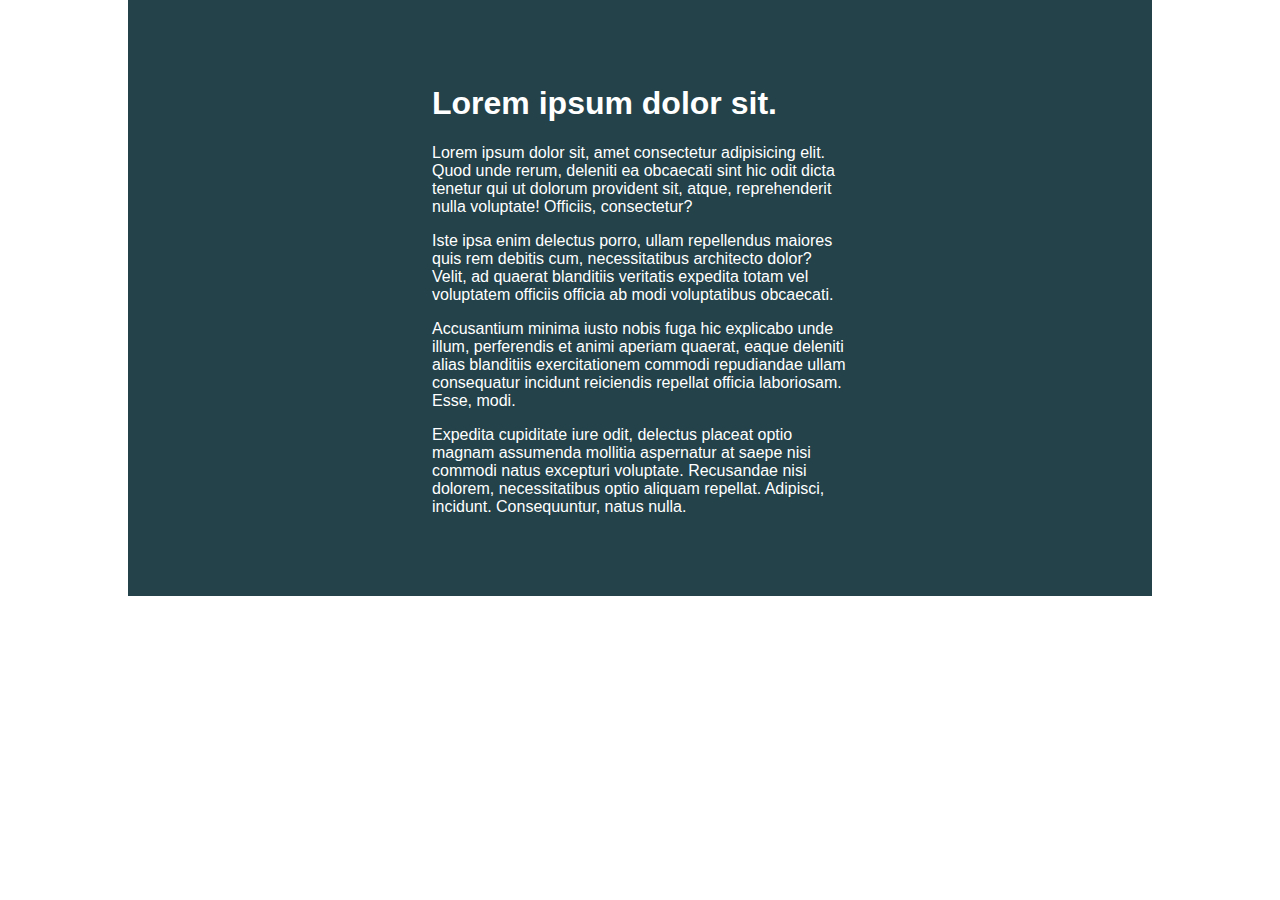
<file: Challenge#1/index.html>
<!DOCTYPE html>
<html lang="en">

<head>
    <meta charset="UTF-8">
    <meta name="viewport" content="width=device-width, initial-scale=1.0">
    <title>Day 01</title>

    <link rel="stylesheet" href="./styles/style.css">
</head>

<body>
    <div class="container">
        <div class="intro-content">
            <h1>Lorem ipsum dolor sit.</h1>
            <p>Lorem ipsum dolor sit, amet consectetur adipisicing elit. Quod unde rerum, deleniti ea obcaecati sint hic
                odit dicta tenetur qui ut dolorum provident sit, atque, reprehenderit nulla voluptate! Officiis,
                consectetur?</p>
            <p>Iste ipsa enim delectus porro, ullam repellendus maiores quis rem debitis cum, necessitatibus architecto
                dolor? Velit, ad quaerat blanditiis veritatis expedita totam vel voluptatem officiis officia ab modi
                voluptatibus obcaecati.</p>
            <p>Accusantium minima iusto nobis fuga hic explicabo unde illum, perferendis et animi aperiam quaerat, eaque
                deleniti alias blanditiis exercitationem commodi repudiandae ullam consequatur incidunt reiciendis
                repellat officia laboriosam. Esse, modi.</p>
            <p>Expedita cupiditate iure odit, delectus placeat optio magnam assumenda mollitia aspernatur at saepe nisi
                commodi natus excepturi voluptate. Recusandae nisi dolorem, necessitatibus optio aliquam repellat.
                Adipisci, incidunt. Consequuntur, natus nulla.</p>
        </div>
    </div>
</body>

</html>
</file>
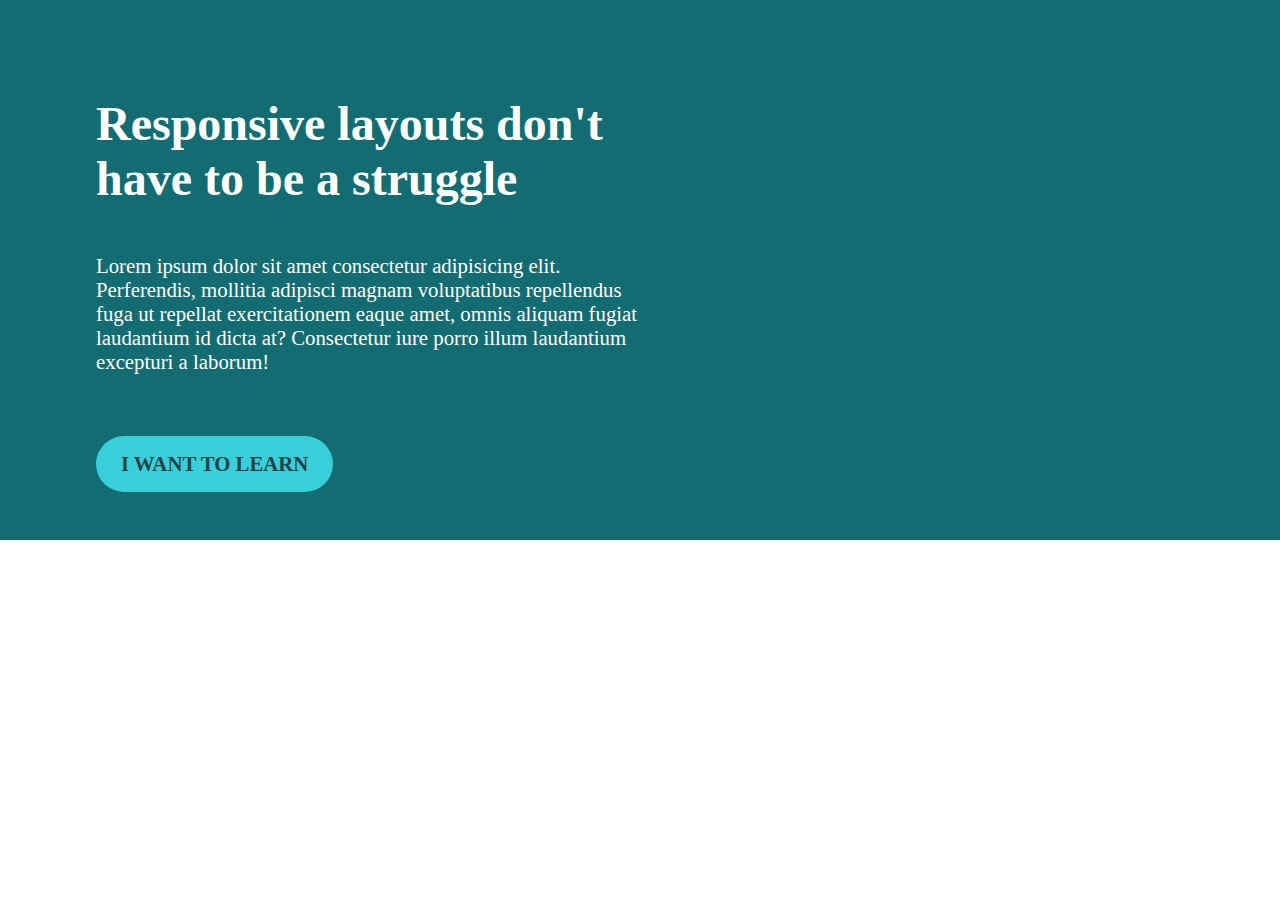
<file: Challenge#3/index.html>
<!DOCTYPE html>
<html lang="en">
<head>
    <meta charset="UTF-8">
    <meta http-equiv="X-UA-Compatible" content="IE=edge">
    <meta name="viewport" content="width=device-width, initial-scale=1.0">
    <link rel="stylesheet" href="./style/style.css">
    <title>Challenge#3</title>
</head>
<body>
    <div class="container">
        <div class="title">
            <h1>Responsive layouts don't have to be a struggle</h1>
        </div>
        <div class="description">
            <p>Lorem ipsum dolor sit amet consectetur adipisicing elit. Perferendis, mollitia adipisci magnam voluptatibus repellendus fuga ut repellat exercitationem eaque amet, omnis aliquam fugiat laudantium id dicta at? Consectetur iure porro illum laudantium excepturi a laborum!</p>
        </div>
        <div class="btn">I WANT TO LEARN</div>
    </div>


</body>
</html>
</file>
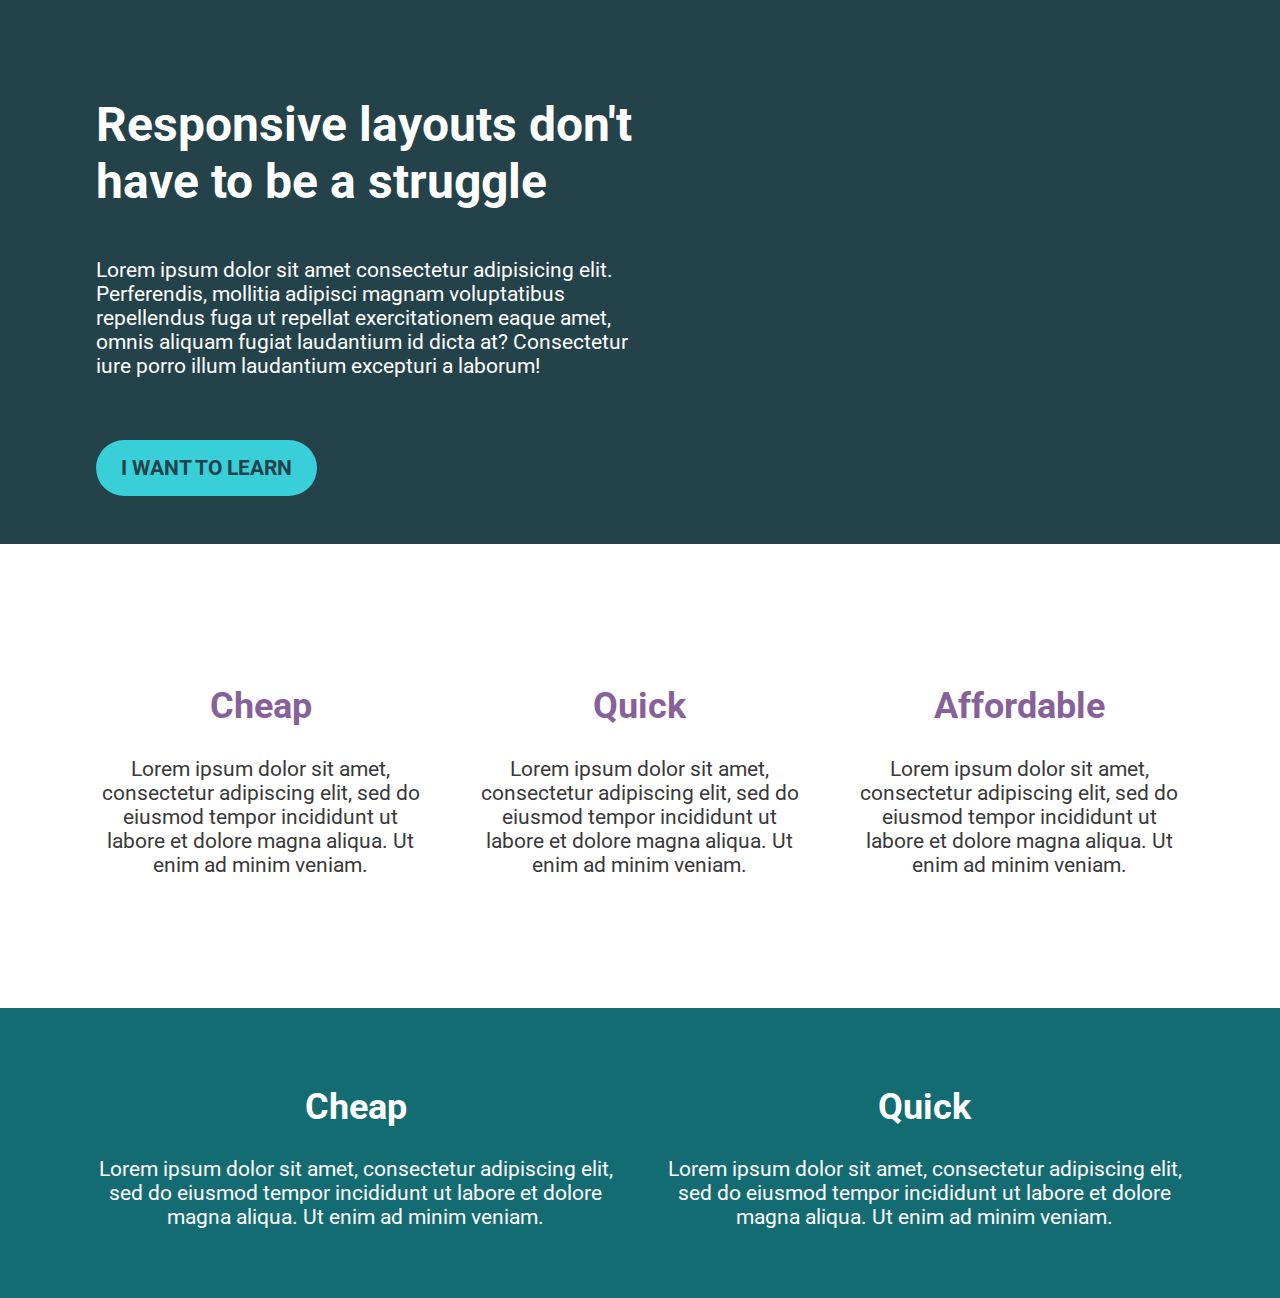
<file: Challenge#4/index.html>
<!DOCTYPE html>
<html lang="en">

<head>
    <meta charset="UTF-8">
    <meta http-equiv="X-UA-Compatible" content="IE=edge">
    <meta name="viewport" content="width=device-width, initial-scale=1.0">
    <link rel="stylesheet" href="./style/style.css">
    <link rel="preconnect" href="https://fonts.googleapis.com">
    <link rel="preconnect" href="https://fonts.gstatic.com" crossorigin>
    <link href="https://fonts.googleapis.com/css2?family=Roboto:wght@400;900&display=swap" rel="stylesheet">
    <title>Challenge#4</title>
</head>

<body>
  
    <div class="container">
        <div class="title">
            <h1>Responsive layouts don't have to be a struggle</h1>
        </div>
        <div class="description">
            <p>Lorem ipsum dolor sit amet consectetur adipisicing elit. Perferendis, mollitia adipisci magnam
                voluptatibus repellendus fuga ut repellat exercitationem eaque amet, omnis aliquam fugiat laudantium id
                dicta at? Consectetur iure porro illum laudantium excepturi a laborum!</p>
        </div>
        <div class="btn">I WANT TO LEARN</div>
    </div>
    
    <div class="row row-one">
        <div class="col">
            <h2>Cheap</h2>
            <p>Lorem ipsum dolor sit amet, consectetur adipiscing elit, sed do eiusmod tempor incididunt ut labore et dolore
                magna aliqua. Ut enim ad minim veniam.</p>
        </div>
        <div class="col">
            <h2>Quick</h2>
            <p>Lorem ipsum dolor sit amet, consectetur adipiscing elit, sed do eiusmod tempor incididunt ut labore et dolore
                magna aliqua. Ut enim ad minim veniam.</p>
        </div>
        <div class="col">
            <h2>Affordable</h2>
            <p>Lorem ipsum dolor sit amet, consectetur adipiscing elit, sed do eiusmod tempor incididunt ut labore et dolore
                magna aliqua. Ut enim ad minim veniam.</p>
        </div>
    </div>
    <div class="row row-two">
        <div class="col">
            <h2>Cheap</h2>
            <p>Lorem ipsum dolor sit amet, consectetur adipiscing elit, sed do eiusmod tempor incididunt ut labore et dolore
                magna aliqua. Ut enim ad minim veniam.</p>
        </div>
        <div class="col">
            <h2>Quick</h2>
            <p>Lorem ipsum dolor sit amet, consectetur adipiscing elit, sed do eiusmod tempor incididunt ut labore et dolore
                magna aliqua. Ut enim ad minim veniam.</p>
        </div>
    </div>
   


</body>

</html>
</file>
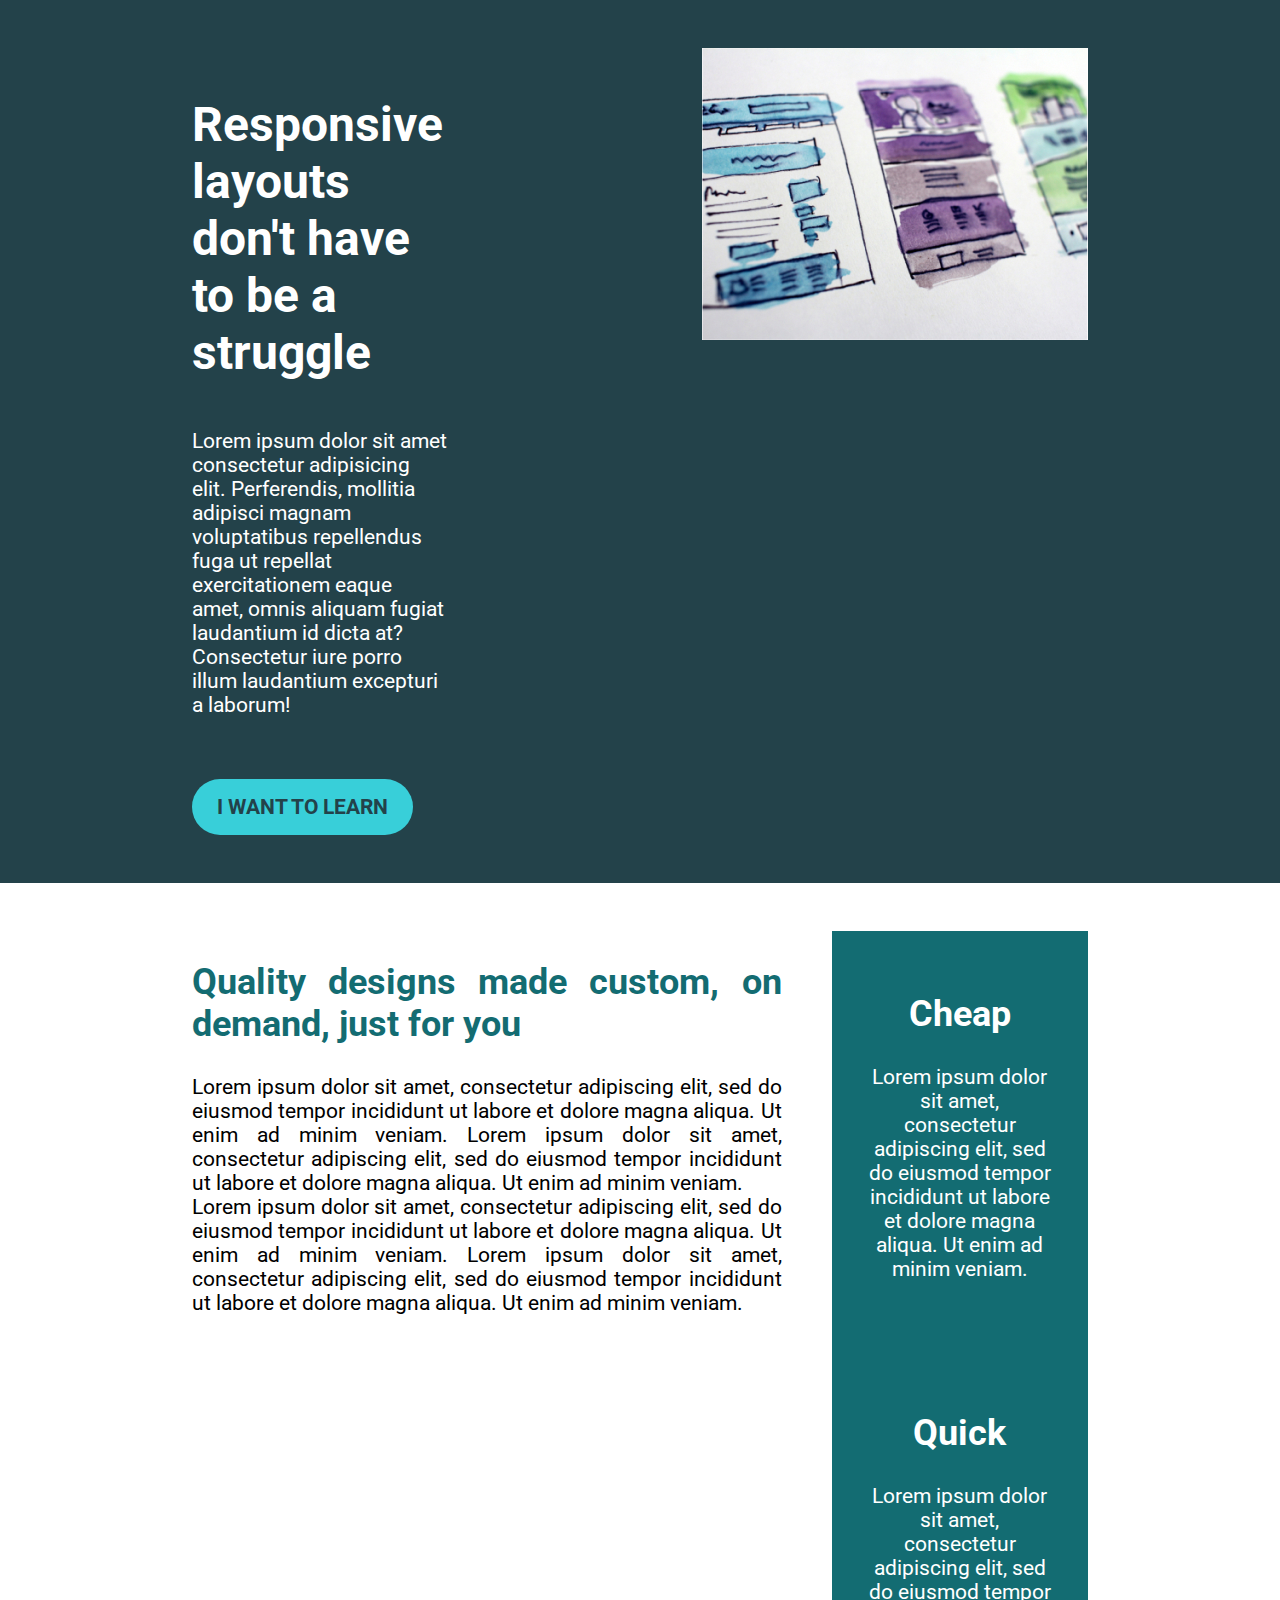
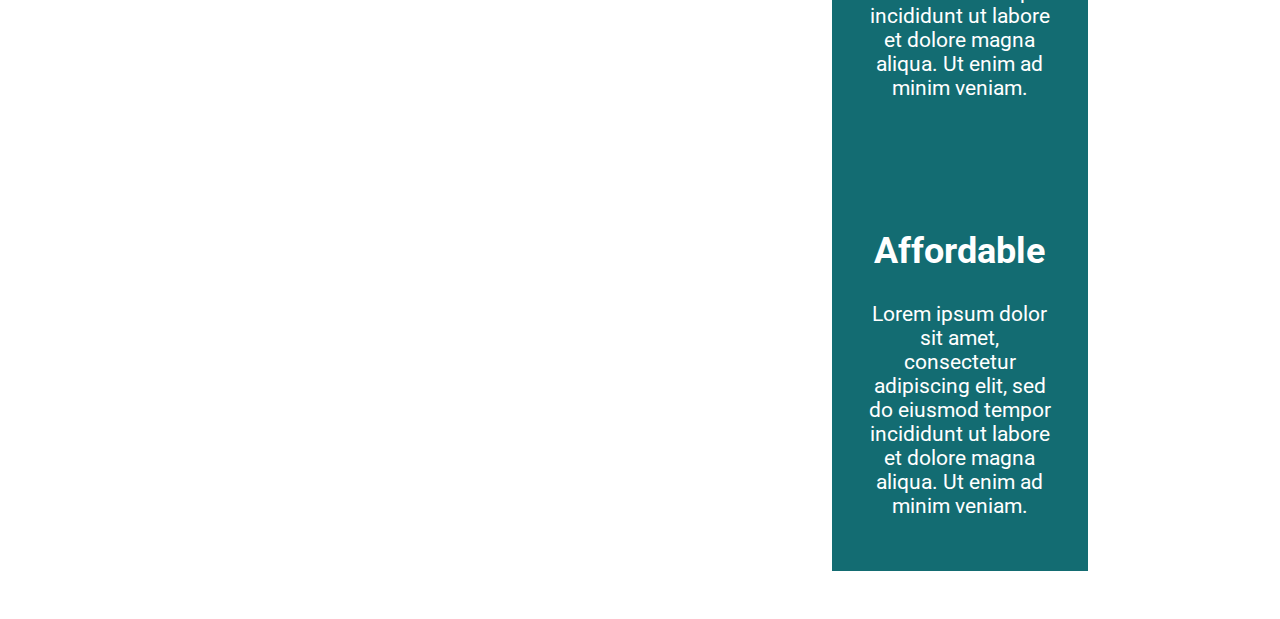
<file: challenge#5/index.html>
<!DOCTYPE html>
<html lang="en">

<head>
    <meta charset="UTF-8">
    <meta http-equiv="X-UA-Compatible" content="IE=edge">
    <meta name="viewport" content="width=device-width, initial-scale=1.0">
    <link rel="stylesheet" href="./style/style.css">
    <link rel="preconnect" href="https://fonts.googleapis.com">
    <link rel="preconnect" href="https://fonts.gstatic.com" crossorigin>
    <link href="https://fonts.googleapis.com/css2?family=Roboto:wght@400;900&display=swap" rel="stylesheet">
    <title>Challenge#5</title>
</head>

<body>
    <div class="container">
        <div class="main">
            <div class="hero">
                <div class="container-hero">
                    <div class="title">
                        <h1>Responsive layouts don't have to be a struggle</h1>
                    </div>
                    <div class="description">
                        <p>Lorem ipsum dolor sit amet consectetur adipisicing elit. Perferendis, mollitia adipisci magnam
                            voluptatibus repellendus fuga ut repellat exercitationem eaque amet, omnis aliquam fugiat laudantium
                            id
                            dicta at? Consectetur iure porro illum laudantium excepturi a laborum!</p>
                    </div>
                    <div class="btn">I WANT TO LEARN</div>
            
                </div>
                <div class="hero-img">
                    <img src="./img/hero-img.jpg" alt="website paper prototype">
                </div>
            </div>
            
            
            <div class="row">
                <div class="col col-1">
                    <h2>Quality designs made custom, on demand, just for you</h2>
                    <p>Lorem ipsum dolor sit amet, consectetur adipiscing elit, sed do eiusmod tempor incididunt ut labore et
                        dolore magna aliqua. Ut enim ad minim veniam. Lorem ipsum dolor sit amet, consectetur adipiscing elit,
                        sed do eiusmod tempor incididunt ut labore et dolore magna aliqua. Ut enim ad minim veniam. <br>Lorem ipsum
                        dolor sit amet, consectetur adipiscing elit, sed do eiusmod tempor incididunt ut labore et dolore magna
                        aliqua. Ut enim ad minim veniam. Lorem ipsum dolor sit amet, consectetur adipiscing elit, sed do eiusmod
                        tempor incididunt ut labore et dolore magna aliqua. Ut enim ad minim veniam.</p>
                </div>
                <div class="col col-2">
                    <div class="">
                        <h2>Cheap</h2>
                        <p>Lorem ipsum dolor sit amet, consectetur adipiscing elit, sed do eiusmod tempor incididunt ut labore et
                            dolore
                            magna aliqua. Ut enim ad minim veniam.</p>
                    </div>
                    <div class="">
                        <h2>Quick</h2>
                        <p>Lorem ipsum dolor sit amet, consectetur adipiscing elit, sed do eiusmod tempor incididunt ut labore et
                            dolore
                            magna aliqua. Ut enim ad minim veniam.</p>
                    </div>
                    <div class="">
                        <h2>Affordable</h2>
                        <p>Lorem ipsum dolor sit amet, consectetur adipiscing elit, sed do eiusmod tempor incididunt ut labore et
                            dolore
                            magna aliqua. Ut enim ad minim veniam.</p>
                    </div>
                </div>
            </div>
        </div>
    </div>
    




</body>

</html>
</file>
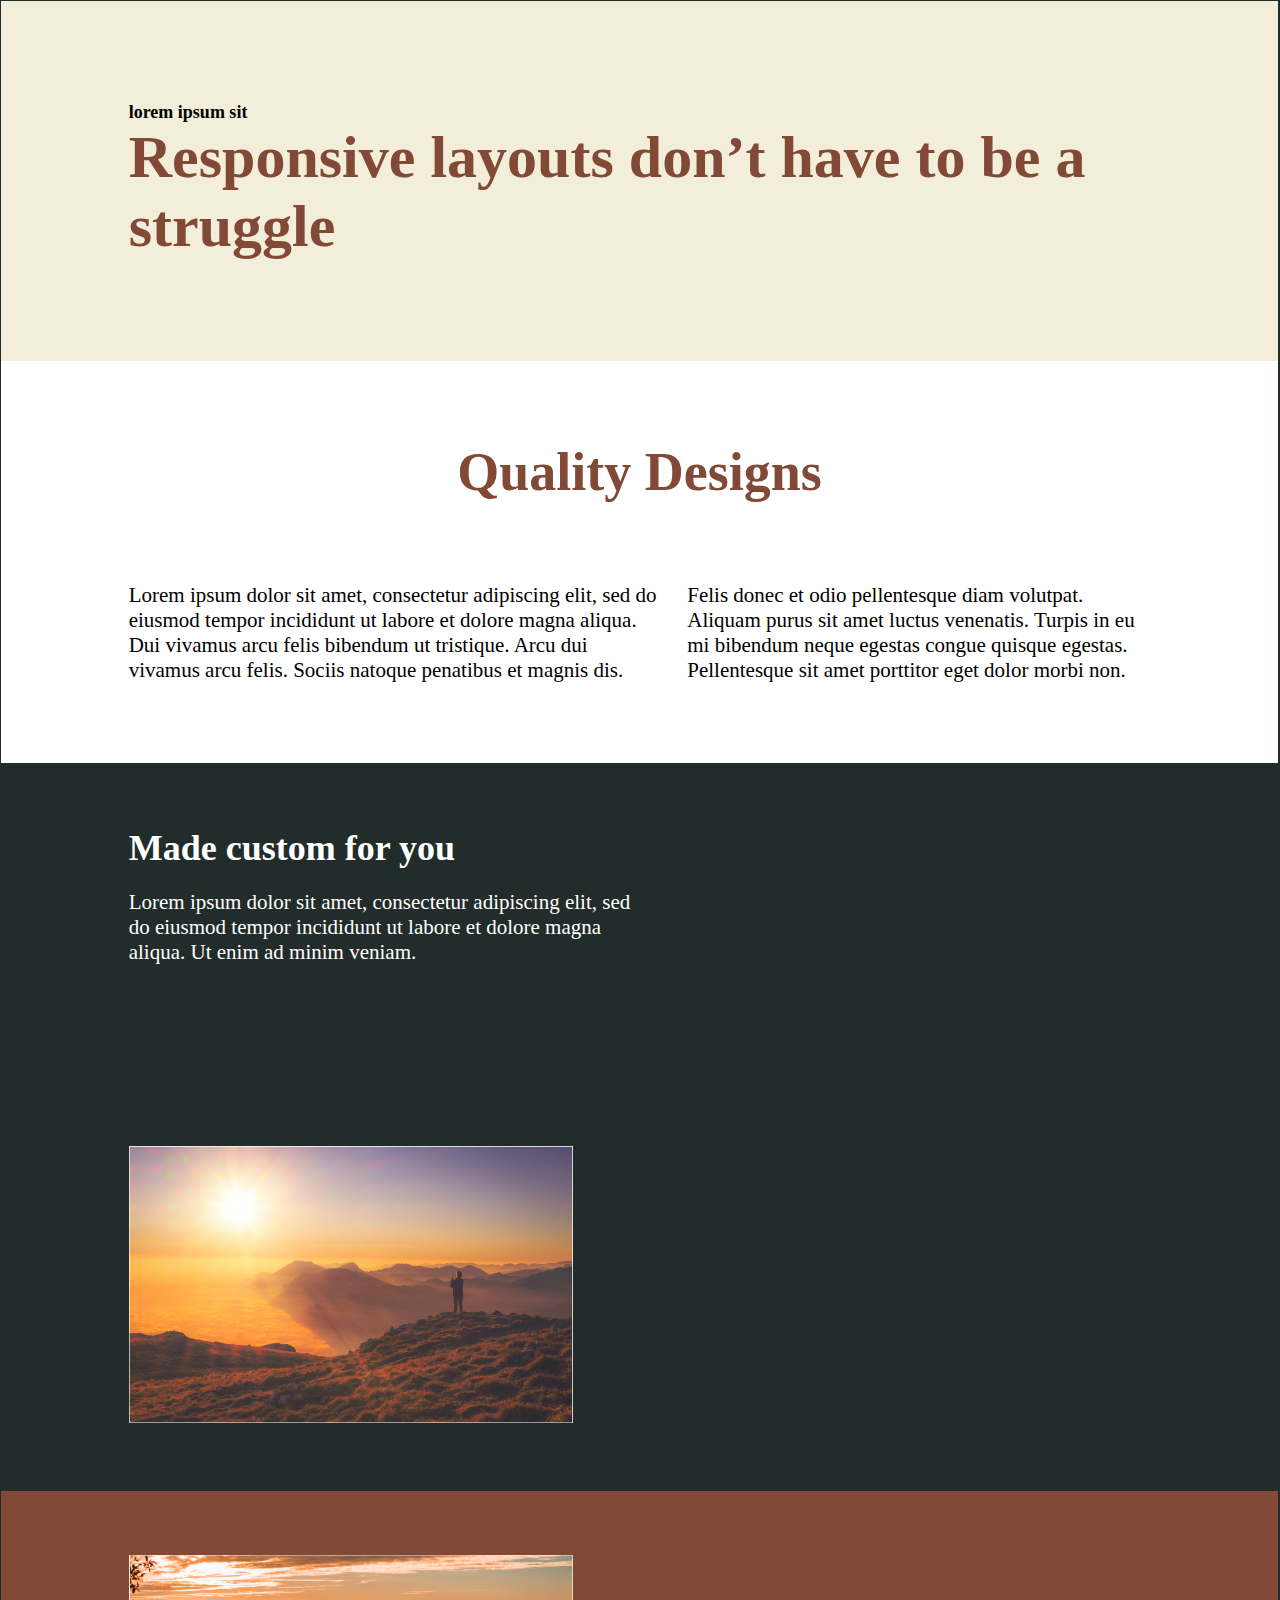
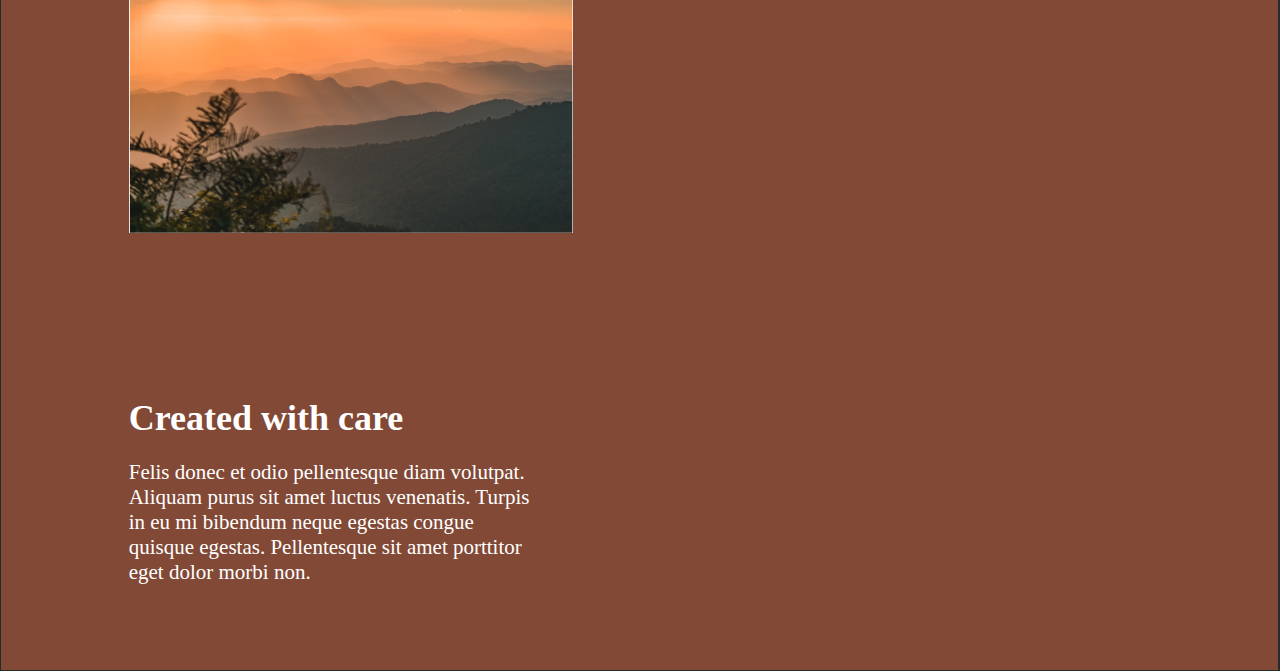
<file: challenge#6/index.html>
<!DOCTYPE html>
<html lang="en">

<head>
    <meta charset="UTF-8">
    <meta http-equiv="X-UA-Compatible" content="IE=edge">
    <meta name="viewport" content="width=device-width, initial-scale=1.0">
    <link rel="stylesheet" href="./style/style.css">
    <title>Challenge #6</title>
</head>

<body>
    <div class="main">
        <div class="row hero">
            <div class="container">
                <h6>lorem ipsum sit</h6>
                <h1>Responsive layouts don’t have to be a struggle</h1>
            </div>
        </div>
        <div class="row row-1">
            <div class="container">
                <div class="title">
                    <h2>Quality Designs</h2>
                </div>
                <div class="details">
                    <div class="details-left">Lorem ipsum dolor sit amet, consectetur adipiscing elit, sed do eiusmod
                        tempor
                        incididunt ut labore et dolore magna aliqua. Dui vivamus arcu felis bibendum ut tristique. Arcu
                        dui
                        vivamus arcu felis. Sociis natoque penatibus et magnis dis.</div>
                    <div class="details-right">Felis donec et odio pellentesque diam volutpat. Aliquam purus sit amet
                        luctus
                        venenatis. Turpis in eu mi bibendum neque egestas congue quisque egestas. Pellentesque sit amet
                        porttitor eget dolor morbi non.</div>
                </div>
            </div>
        </div>
        <div class="row row-2">
            <div class="container">
                <div class="left">
                    <h2>Made custom for you</h2>
                    <p>Lorem ipsum dolor sit amet, consectetur adipiscing elit, sed do eiusmod tempor incididunt ut
                        labore
                        et dolore magna aliqua. Ut enim ad minim veniam.</p>
                </div>
                <div class="right">
                    <img src="./assest/image-01.jpg" alt="sunrise">
                </div>
            </div>
        </div>
        <div class="row row-3">
            <div class="container">
                <div class="left">
                    <img src="./assest/image-02.jpg" alt="sunset">
                </div>
                <div class="right">
                    <h2>Created with care</h2>
                    <p>Felis donec et odio pellentesque diam volutpat. Aliquam
                        purus sit amet luctus venenatis. Turpis in eu mi
                        bibendum neque egestas congue quisque egestas.
                        Pellentesque sit amet porttitor eget dolor morbi non.</p>
                </div>

            </div>
        </div>
    </div>
</body>

</html>
</file>
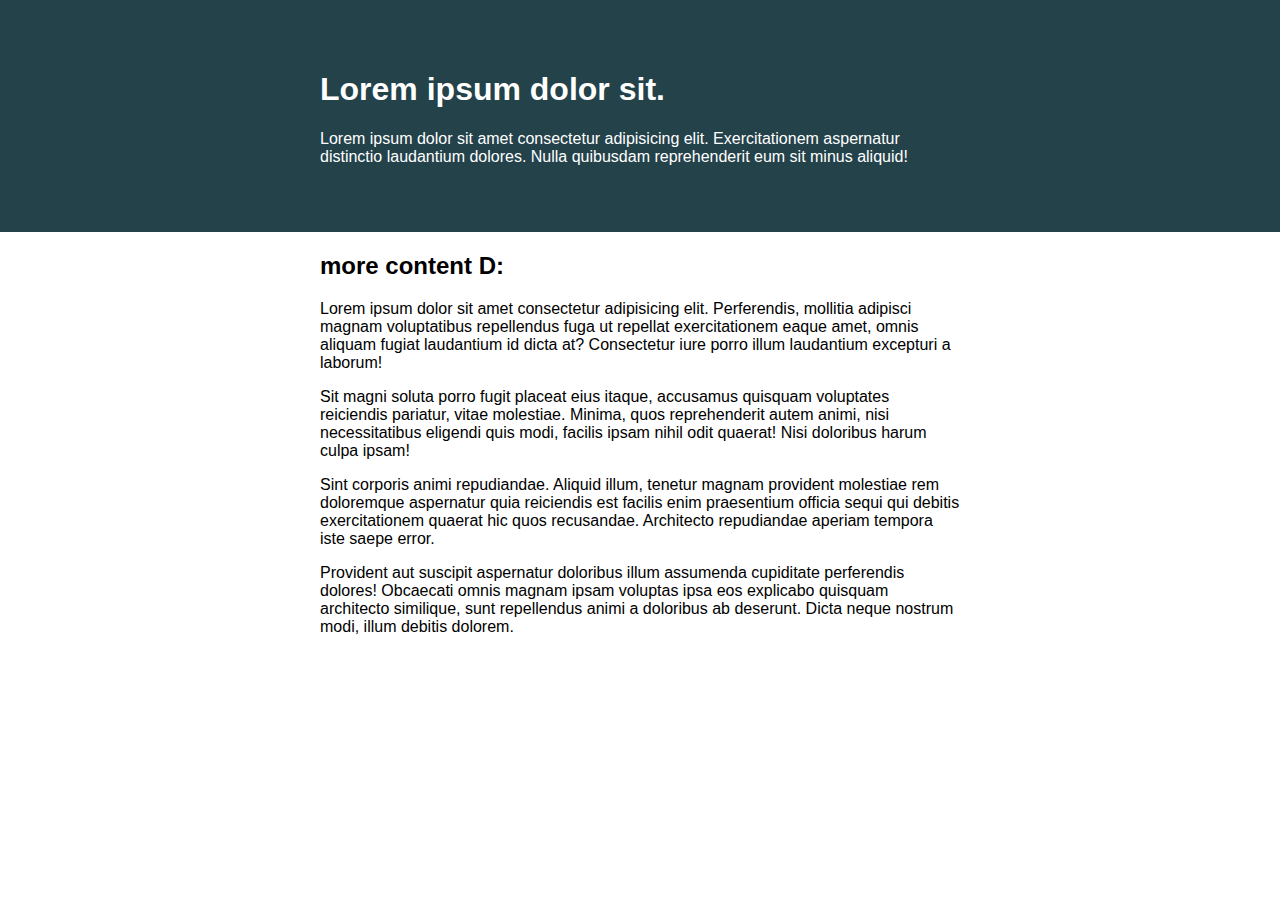
<file: Challenge#2/index2.html>
<!DOCTYPE html>
<html lang="en">

<head>
    <meta charset="UTF-8">
    <meta name="viewport" content="width=device-width, initial-scale=1.0">
    <title>Day 01</title>

    <link rel="stylesheet" href="./style/style.css">
</head>

<body>

    <div class="container">
        <div class="intro-content">
            <h1>Lorem ipsum dolor sit.</h1>
            <p>Lorem ipsum dolor sit amet consectetur adipisicing elit. Exercitationem aspernatur distinctio laudantium
                dolores. Nulla quibusdam reprehenderit eum sit minus aliquid!</p>
        </div>
    </div>


    <div class="container2">
        <h2>more content D:</h2>
        <p>Lorem ipsum dolor sit amet consectetur adipisicing elit. Perferendis, mollitia adipisci magnam voluptatibus
            repellendus fuga ut repellat exercitationem eaque amet, omnis aliquam fugiat laudantium id dicta at?
            Consectetur
            iure porro illum laudantium excepturi a laborum!</p>
        <p>Sit magni soluta porro fugit placeat eius itaque, accusamus quisquam voluptates reiciendis pariatur, vitae
            molestiae.
            Minima, quos reprehenderit autem animi, nisi necessitatibus eligendi quis modi, facilis ipsam nihil odit
            quaerat!
            Nisi doloribus harum culpa ipsam!</p>
        <p>Sint corporis animi repudiandae. Aliquid illum, tenetur magnam provident molestiae rem doloremque aspernatur
            quia
            reiciendis est facilis enim praesentium officia sequi qui debitis exercitationem quaerat hic quos
            recusandae.
            Architecto repudiandae aperiam tempora iste saepe error.</p>
        <p>Provident aut suscipit aspernatur doloribus illum assumenda cupiditate perferendis dolores! Obcaecati omnis
            magnam
            ipsam voluptas ipsa eos explicabo quisquam architecto similique, sunt repellendus animi a doloribus ab
            deserunt.
            Dicta neque nostrum modi, illum debitis dolorem.</p>
    </div>


</body>

</html>
</file>
<file: Challenge#1/styles/style.css>
* {
  box-sizing: border-box;
}

body {
  margin: 0;
  font-family: sans-serif;
}
body .container {
  width: 80%;
  background: #23424a;
  color: white;
  margin: 0 auto;
  padding: 2em;
}
body .container .intro-content {
  width: 50%;
  padding: 2em;
  margin: 0 auto;
}/*# sourceMappingURL=style.css.map */
</file>
<file: Challenge#3/style/style.css>
* {
  box-sizing: border-box;
}

body {
  margin: 0;
  font-family: Roboto;
}
body .container {
  padding: 3rem 6rem;
  background-color: #136C72;
  color: white;
}
body .container .title,
body .container .description {
  padding: 3rem 0 0 0;
  width: 50%;
  max-width: 750px;
}
body .container .title h1,
body .container .title p,
body .container .description h1,
body .container .description p {
  margin: 0;
}
body .container .title h1,
body .container .description h1 {
  font-size: 3rem;
}
body .container .title p,
body .container .description p {
  font-size: 1.3rem;
}
body .container .btn {
  margin-top: 3em;
  padding: 1rem 1.2em;
  background-color: #38CFD9;
  width: -webkit-max-content;
  width: -moz-max-content;
  width: max-content;
  font-size: 1.3rem;
  border-radius: 3rem;
  color: #23424A;
  font-weight: 600;
}/*# sourceMappingURL=style.css.map */
</file>
<file: Challenge#4/style/style.css>
* {
  box-sizing: border-box;
}

body {
  margin: 0;
  font-family: "Roboto", sans-serif;
  font-size: 1.3rem;
  height: 100vh;
}
body .container {
  padding: 3rem 6rem;
  background-color: #23424A;
  color: white;
}
body .container .title,
body .container .description {
  padding: 3rem 0 0 0;
  width: 50%;
  max-width: 750px;
}
body .container .title h1,
body .container .title p,
body .container .description h1,
body .container .description p {
  margin: 0;
}
body .container .title h1,
body .container .description h1 {
  font-size: 3rem;
}
body .container .btn {
  margin-top: 3em;
  padding: 1rem 1.2em;
  background-color: #38CFD9;
  width: -webkit-max-content;
  width: -moz-max-content;
  width: max-content;
  border-radius: 3rem;
  color: #23424A;
  font-weight: bold;
}
body .row {
  display: flex;
  gap: 50px;
  padding: 3rem 6rem;
  text-align: center;
  margin: 0 auto;
}
body .row h2 {
  font-size: 2.25rem;
  font-weight: bold;
}
body .row-one {
  margin: 3em 0;
  color: #3A3A3A;
}
body .row-one h2 {
  color: #87629A;
}
body .row-two {
  background-color: #136C72;
  color: white;
}/*# sourceMappingURL=style.css.map */
</file>
<file: challenge#5/style/style.css>
* {
  box-sizing: border-box;
}

body {
  margin: 0;
  font-family: "Roboto", sans-serif;
  font-size: 1.3rem;
  height: 100vh;
}
body .container .main {
  margin: 0 auto;
}
body .container .main .hero {
  display: flex;
  flex-direction: row;
  width: 100%;
  padding: 3rem 12rem;
  background-color: #23424A;
  justify-content: space-between;
}
body .container .main .hero .container-hero {
  color: white;
}
body .container .main .hero .container-hero .title,
body .container .main .hero .container-hero .description {
  padding: 3rem 0 0 0;
  width: 50%;
  max-width: 1080px;
}
body .container .main .hero .container-hero .title h1,
body .container .main .hero .container-hero .title p,
body .container .main .hero .container-hero .description h1,
body .container .main .hero .container-hero .description p {
  margin: 0;
}
body .container .main .hero .container-hero .title h1,
body .container .main .hero .container-hero .description h1 {
  font-size: 3rem;
}
body .container .main .hero .container-hero .btn {
  margin-top: 3em;
  padding: 1rem 1.2em;
  background-color: #38CFD9;
  width: -webkit-max-content;
  width: -moz-max-content;
  width: max-content;
  border-radius: 3rem;
  color: #23424A;
  font-weight: bold;
}
body .container .main .row {
  display: flex;
  gap: 50px;
  padding: 3rem 12rem;
  text-align: center;
}
body .container .main .row .col-1 {
  width: 70%;
  text-align: justify;
}
body .container .main .row .col-1 h2 {
  font-size: 2.25rem;
  color: #136C72;
}
body .container .main .row .col-1 br {
  margin-bottom: 1rem;
}
body .container .main .row .col-2 {
  width: 30%;
  background-color: #136C72;
  padding: 2rem;
  display: flex;
  flex-direction: column;
  gap: 5rem;
  color: #ffffff;
}
body .container .main .row h2 {
  font-size: 2.25rem;
  font-weight: bold;
}/*# sourceMappingURL=style.css.map */
</file>
<file: challenge#6/style/style.css>
*,
*::after,
*::before {
  box-sizing: border-box;
}

body {
  margin: 0;
  padding: 0;
}
body .main {
  border: 1px solid #222c2a;
  border-right: 2px solid #222c2a;
}
body .main .row .container {
  width: 80%;
  margin: 0 auto;
}
body .main .row .container h1,
body .main .row .container h2,
body .main .row .container h6 {
  margin: 0;
}
body .main .row-1 {
  display: flex;
  justify-content: center;
  text-align: center;
  gap: 4rem;
  padding: 5rem 0;
}
body .main .row-1 .container {
  display: grid;
  gap: 5rem;
}
body .main .row-1 .container .title {
  color: #824936;
  font-size: 2.25rem;
}
body .main .row-1 .container .details {
  display: flex;
  text-align: left;
  font-size: 1.3125rem;
  gap: 1.5rem;
}
body .main .row-2, body .main .row-3 {
  background-color: #222c2a;
  padding: 4rem 0;
}
body .main .row-2 .container, body .main .row-3 .container {
  display: flex;
  gap: 10rem;
  justify-content: space-between;
  color: #FFFFFF;
  flex-wrap: wrap;
}
body .main .row-2 .container .left, body .main .row-3 .container .left {
  width: 50%;
}
body .main .row-2 .container .left h2, body .main .row-3 .container .left h2 {
  font-size: 2.25rem;
}
body .main .row-2 .container .left p, body .main .row-3 .container .left p {
  font-size: 1.3125rem;
}
body .main .row-3 {
  background-color: #824936;
}
body .main .row-3 .right {
  width: 40%;
  font-size: 1.3125rem;
}
body .main .row-3 .right h2 {
  font-size: 2.25rem;
}
body .main .hero {
  background-color: #F3EED9;
  display: flex;
  min-height: 40vh;
  margin: 0 auto;
  align-items: center;
}
body .main .hero h1 {
  font-size: 3.75rem;
  color: #824936;
}
body .main .hero h6 {
  font-size: 1.125rem;
}/*# sourceMappingURL=style.css.map */
</file>
<file: Challenge#2/style/style.css>
* {
  box-sizing: border-box;
}

body {
  margin: 0;
  font-family: sans-serif;
}
body .container {
  margin: 0 auto;
  background: #23424a;
  padding: 50px 0;
}
body .container .intro-content {
  width: 50%;
  margin: 0 auto;
  max-width: 750px;
  color: white;
}
body .container2 {
  width: 50%;
  margin: 0 auto;
  max-width: 750px;
}/*# sourceMappingURL=style.css.map */
</file>
